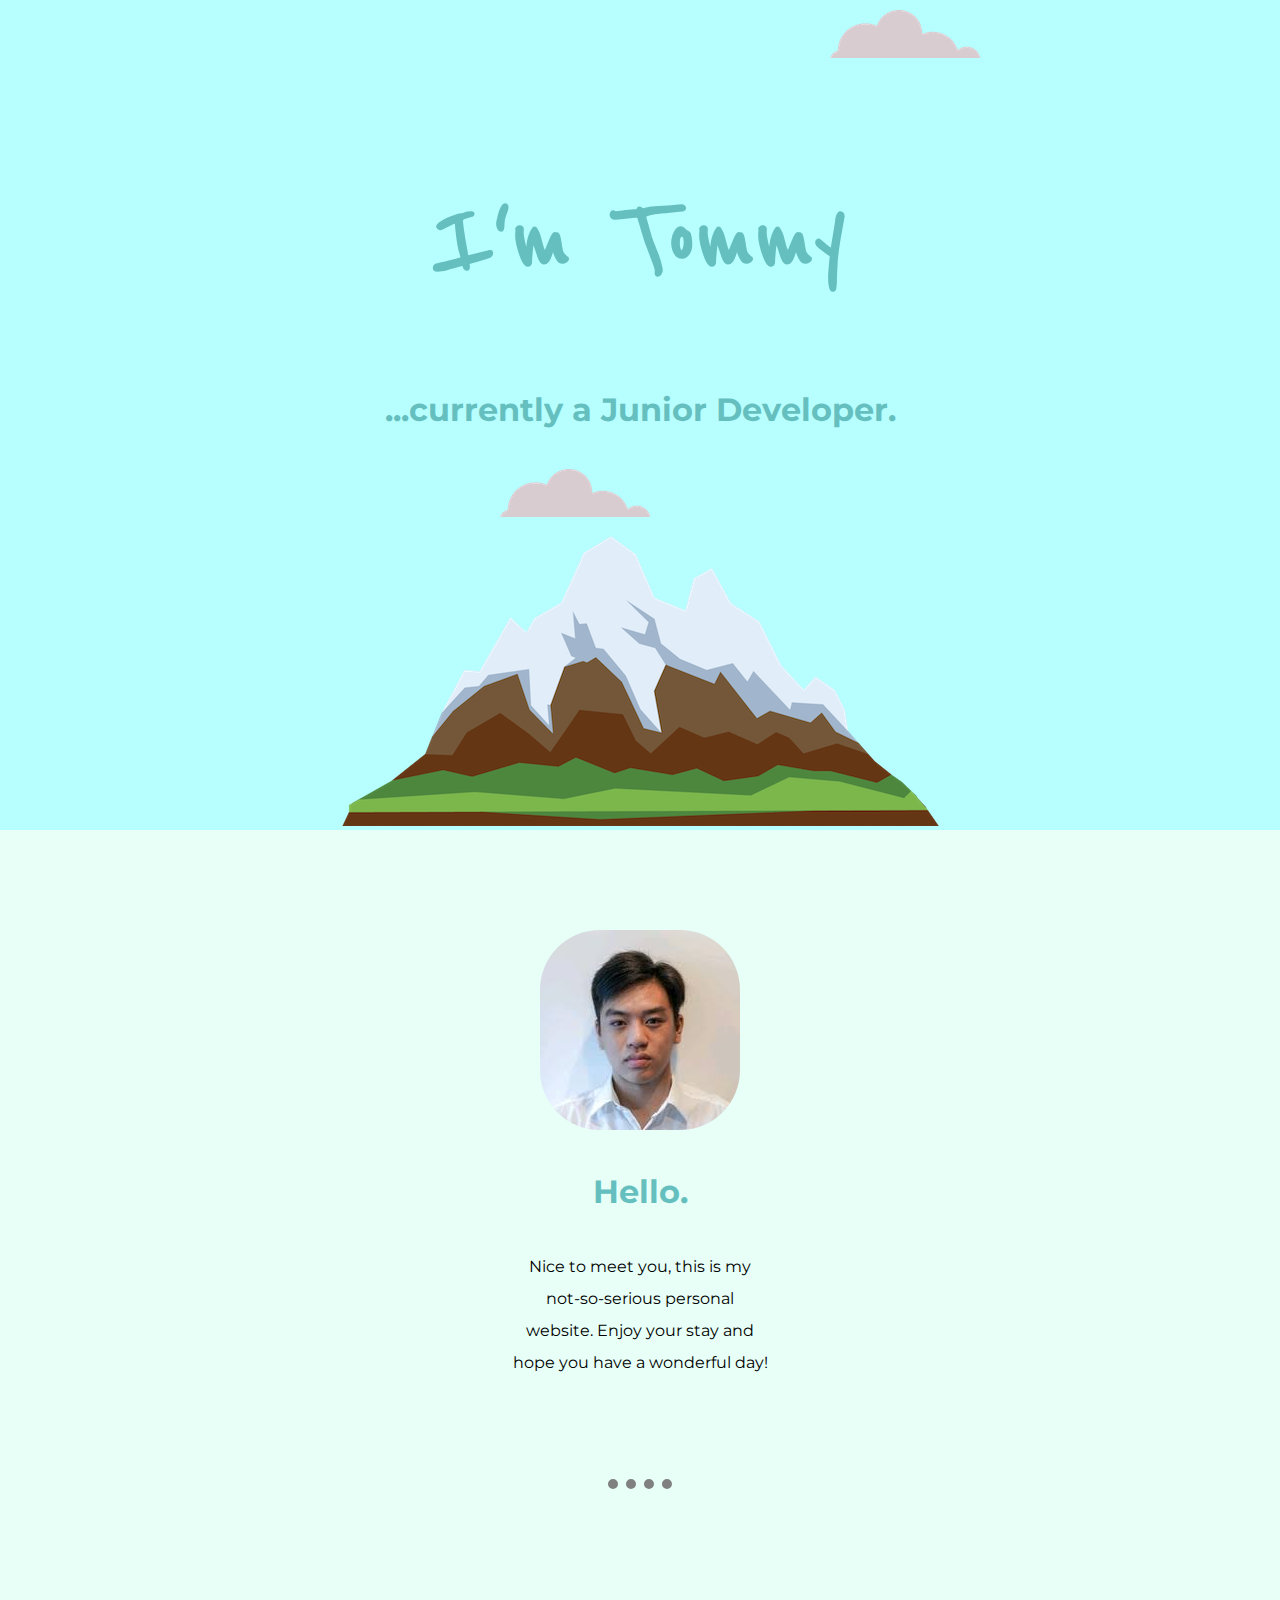
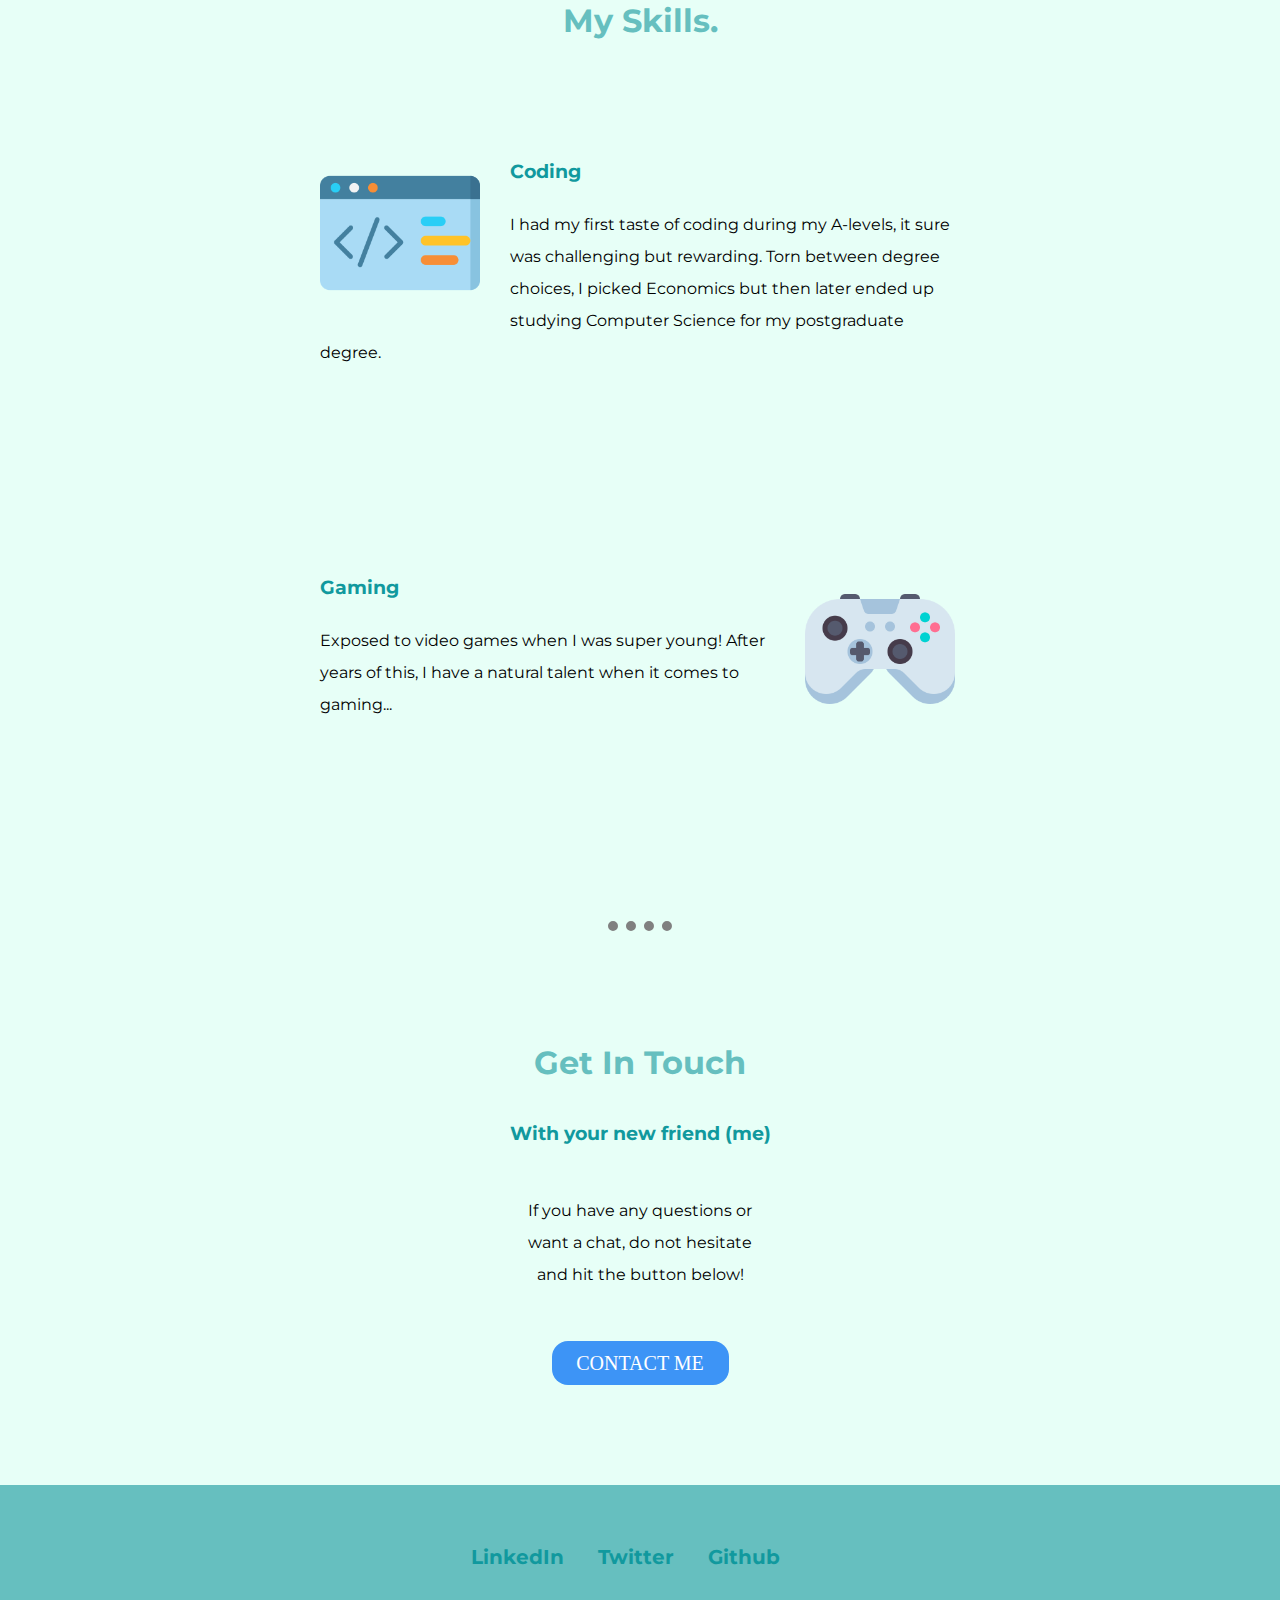
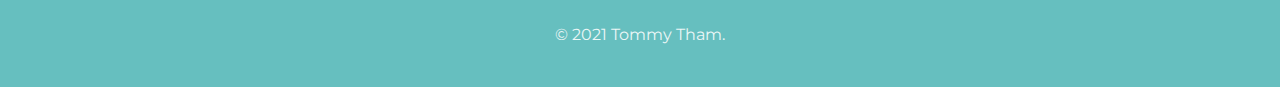
<file: CSS My Site/index.html>
<!DOCTYPE html>
<html lang="en">
  <head>
    <meta charset="UTF-8" />
    <meta http-equiv="X-UA-Compatible" content="IE=edge" />
    <meta name="viewport" content="width=device-width, initial-scale=1.0" />
    <link rel="stylesheet" href="css/stylesheet.css" />
    <link rel="icon" href="favicon.ico" />
    <link
      href="https://fonts.googleapis.com/css2?family=Montserrat&family=Reenie+Beanie&display=swap"
      rel="stylesheet"
    />
    <title>Tommy Tham</title>
  </head>
  <body>
    <div class="top-container">
      <img class="top-cloud" src="images/cloud.png" alt="cloud-img" />
      <h1>I'm Tommy</h1>
      <h2>...currently a Junior Developer.</h2>
      <img class="bottom-cloud" src="images/cloud.png" alt="cloud-img" />
      <img src="images/mountain.png" alt="mountain-img" />
    </div>
    <div class="middle-container">
      <div class="profile">
        <img class="profile-picture" src="images/pp.jpg" alt="" />
        <h2>Hello.</h2>
        <p class="introduction">
          Nice to meet you, this is my not-so-serious personal website. Enjoy
          your stay and hope you have a wonderful day!
        </p>
      </div>
      <hr />
      <div class="skills">
        <h2>My Skills.</h2>
        <div class="skill-row">
          <img class="coding-image" src="images/code.png" alt="" />
          <h3>Coding</h3>
          <p>
            I had my first taste of coding during my A-levels, it sure was
            challenging but rewarding. Torn between degree choices, I picked
            Economics but then later ended up studying Computer Science for my
            postgraduate degree.
          </p>
        </div>
        <div class="skill-row">
          <img class="gaming-image" src="images/game-controller.png" alt="" />
          <h3>Gaming</h3>
          <p>
            Exposed to video games when I was super young! After years of this,
            I have a natural talent when it comes to gaming...
          </p>
        </div>
      </div>
      <hr />

      <div class="contact-me">
        <h2>Get In Touch</h2>
        <h3>With your new friend (me)</h3>
        <p class="contact-me-information">
          If you have any questions or want a chat, do not hesitate and hit the
          button below!
        </p>
        <a class="contact-me-btn" href="mailto:tommytham@hotmail.co.uk"
          >CONTACT ME</a
        >
      </div>
    </div>

    <div class="bottom-container">
      <a
        class="footer-link"
        href="https://www.linkedin.com/in/tommy-tham-7152a1149"
        >LinkedIn</a
      >
      <a class="footer-link" href="https://twitter.com/">Twitter</a>
      <a class="footer-link" href="https://github.com/tommytham">Github</a>
      <p class="footer-copyright">© 2021 Tommy Tham.</p>
    </div>
  </body>
</html>
</file>
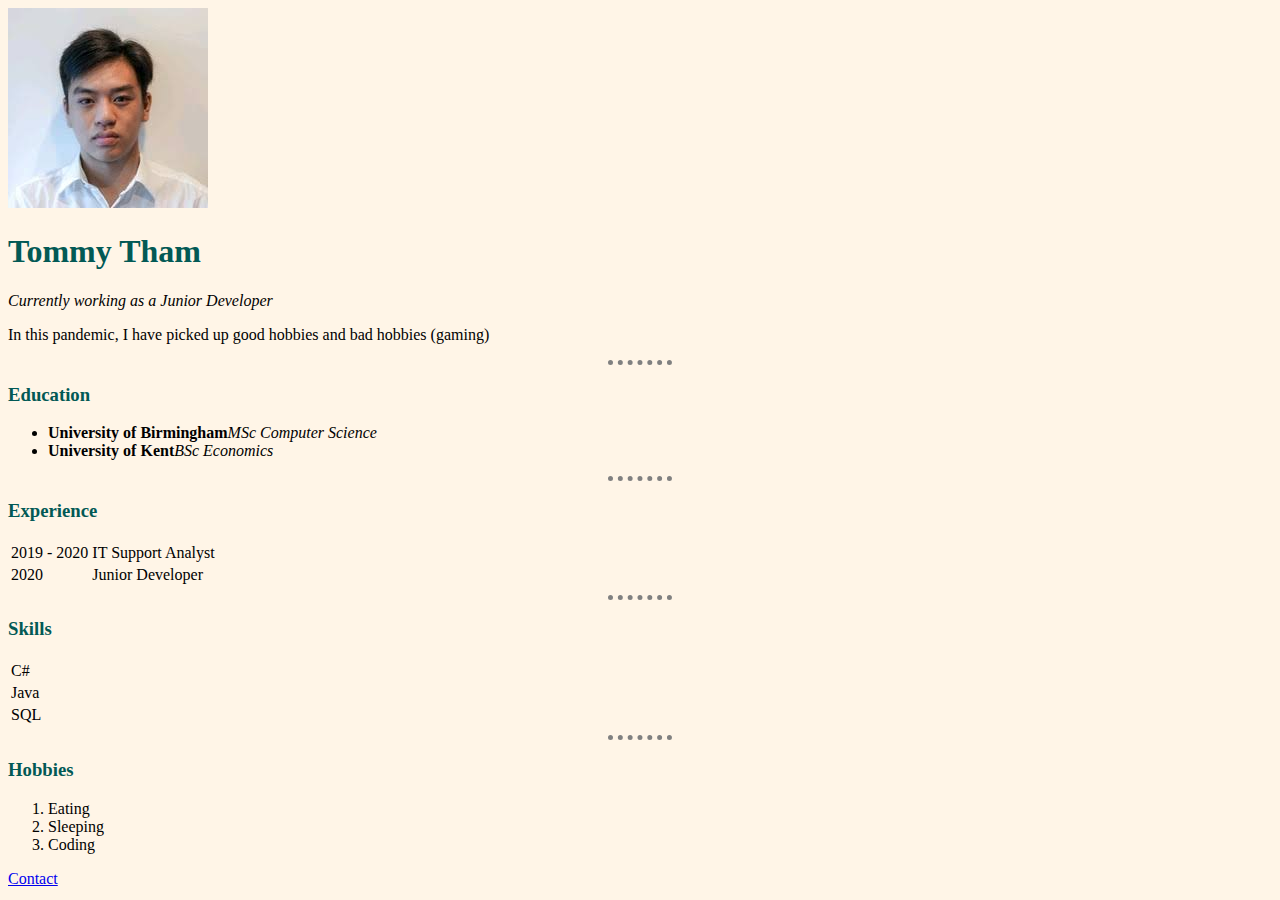
<file: HTML Personal Site/index.html>
<!DOCTYPE html>
<html>
  <head>
    <meta charset="utf-8" />
    <title>Tommy's Personal Site</title>
    <link rel="stylesheet" href="stylesheet.css" type="text/css" />
  </head>
  <body>
    <img src="images/pp.jpg" alt="pic of me" />

    <h1>Tommy Tham</h1>
    <p><em>Currently working as a Junior Developer</em></p>
    <p>
      In this pandemic, I have picked up good hobbies and bad hobbies (gaming)
    </p>
    <hr />
    <h3>Education</h3>
    <ul>
      <li>
        <strong>University of Birmingham</strong><em>MSc Computer Science</em>
      </li>
      <li><strong>University of Kent</strong><em>BSc Economics</em></li>
    </ul>
    <hr />

    <h3>Experience</h3>
    <table>
      <tr>
        <td>2019 - 2020</td>
        <td>IT Support Analyst</td>
      </tr>
      <tr>
        <td>2020</td>
        <td>Junior Developer</td>
      </tr>
    </table>
    <hr />

    <h3>Skills</h3>
    <table>
      <tr>
        <td>C#</td>
      </tr>
      <tr>
        <td>Java</td>
      </tr>
      <tr>
        <td>SQL</td>
      </tr>
    </table>
    <hr />

    <h3>Hobbies</h3>
    <ol>
      <li>Eating</li>
      <li>Sleeping</li>
      <li>Coding</li>
    </ol>

    <a href="contact.html">Contact</a>
    <script src="" async defer></script>
  </body>
</html>
</file>
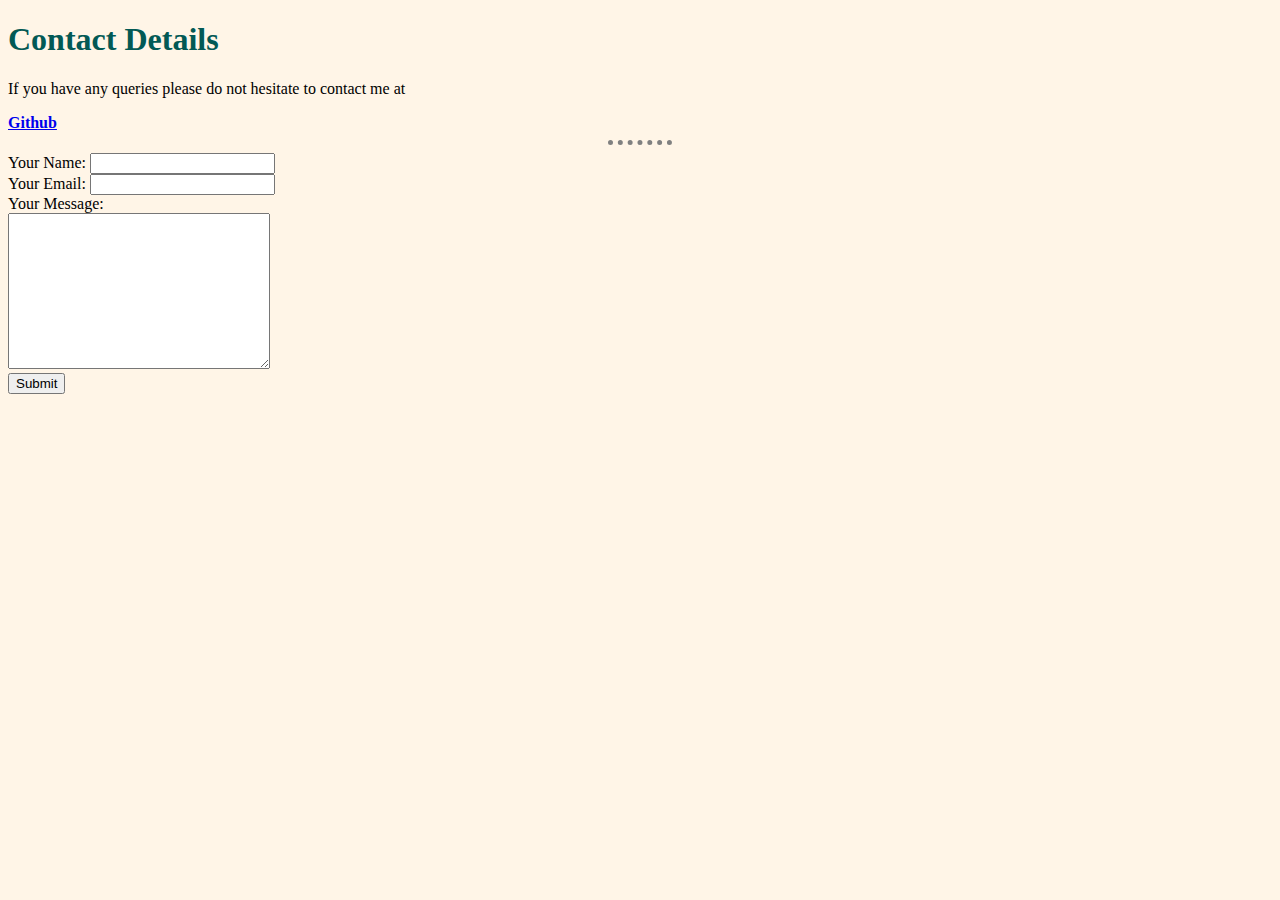
<file: HTML Personal Site/contact.html>
<!DOCTYPE html>

<html>
  <head>
    <meta charset="utf-8" />
    <title>Contact Me</title>
    <link rel="stylesheet" href="stylesheet.css" />
  </head>
  <body>
    <h1>Contact Details</h1>
    <p>If you have any queries please do not hesitate to contact me at</p>
    <strong><a href="https//www.github.com/tommytham">Github</a></strong>
    <hr />
    <form
      action="mailto:tommytham@hotmail.co.uk"
      method="POST"
      enctype="text/plain"
    >
      <label for="">Your Name:</label>
      <input type="text" name="yourName" value="" /><br />
      <label for="">Your Email:</label>
      <input type="email" name="yourEmail" id="" /><br />
      <label for="">Your Message:</label><br />
      <textarea name="yourMessage" id="" cols="30" rows="10"></textarea><br />
      <input type="submit" value="Submit" />
    </form>
    <script src="" async defer></script>
  </body>
</html>
</file>
<file: CSS My Site/css/stylesheet.css>
body {
  margin: 0px;
  text-align: center;
  font-family: "Montserrat", sans-serif;
  background-color: rgb(231, 255, 247);
}
h1 {
  color: #66bfbf;
  font-size: 700%;
  font-family: "Reenie Beanie", cursive;
}

h2 {
  color: #66bfbf;
  font-size: 2rem;
  line-height: 2;
}

h3 {
  color: #11999e;
}

a {
  text-decoration: none;
}

a:hover {
  color: #eaf6f6;
}

p {
  line-height: 2;
}

hr {
  width: 5%;
  border-style: none;
  border-top-style: dotted;
  border-width: 10px;
  border-color: grey;
  margin: 100px auto;
}

.top-container {
  background-color: rgb(183, 255, 255);
  position: relative;
  padding-top: 100px;
}

.middle-container {
  padding-top: 100px;
}

.bottom-container {
  background-color: #66bfbf;
  padding-top: 60px;
  padding-bottom: 20px;
}

.introduction {
  width: 20%;
  margin: auto;
}
.skills {
  margin-top: 100px;
}

.profile-picture {
  border-radius: 30%;
}

.top-cloud {
  right: 300px;
  top: 10px;
  position: absolute;
}

.bottom-cloud {
  position: absolute;
  left: 500px;
}

.skill-row {
  width: 50%;
  line-height: 2;
  margin: 100px auto 200px auto;
  text-align: left;
}

.coding-image {
  width: 25%;
  float: left;
  margin-right: 30px;
}

.gaming-image {
  width: 25%;
  float: right;
  margin-left: 30px;
}

.contact-me {
  padding-bottom: 50px;
}
.contact-me-information {
  width: 20%;
  margin: 50px auto auto auto;
}
.contact-me-btn {
  -webkit-border-radius: 16px;
  -moz-border-radius: 16px;
  border-radius: 16px;
  height: 2px;
  line-height: 2px;
  color: #ffffff;
  font-family: Brush Script MT;
  width: 135px;
  font-size: 20px;
  font-weight: 100;
  padding: 21px;
  background-color: #3d94f6;
  border: solid #337fed 0;
  text-decoration: none;
  display: inline-block;
  cursor: pointer;
  text-align: center;
  margin: 50px auto;
}

.contact-me-btn:hover {
  background: #1e62d0;
  border: solid #000000 1px;
  -webkit-border-radius: 20px;
  -moz-border-radius: 20px;
  border-radius: 20px;
  text-decoration: none;
}

.footer-link {
  color: #11999e;
  margin-right: 30px;
  font-weight: bold;
  font-size: 20px;
}
.footer-copyright {
  margin-top: 50px;
  color: #eaf6f6;
}
</file>
<file: HTML Personal Site/stylesheet.css>
body {
  background-color: #fff5e7;
}

h1 {
  color: #025955;
}

h3 {
  color: #025955;
}

hr {
  width: 5%;
  border-style: none;
  border-top-style: dotted;
  border-width: 5px;
  border-color: grey;
}
</file>
